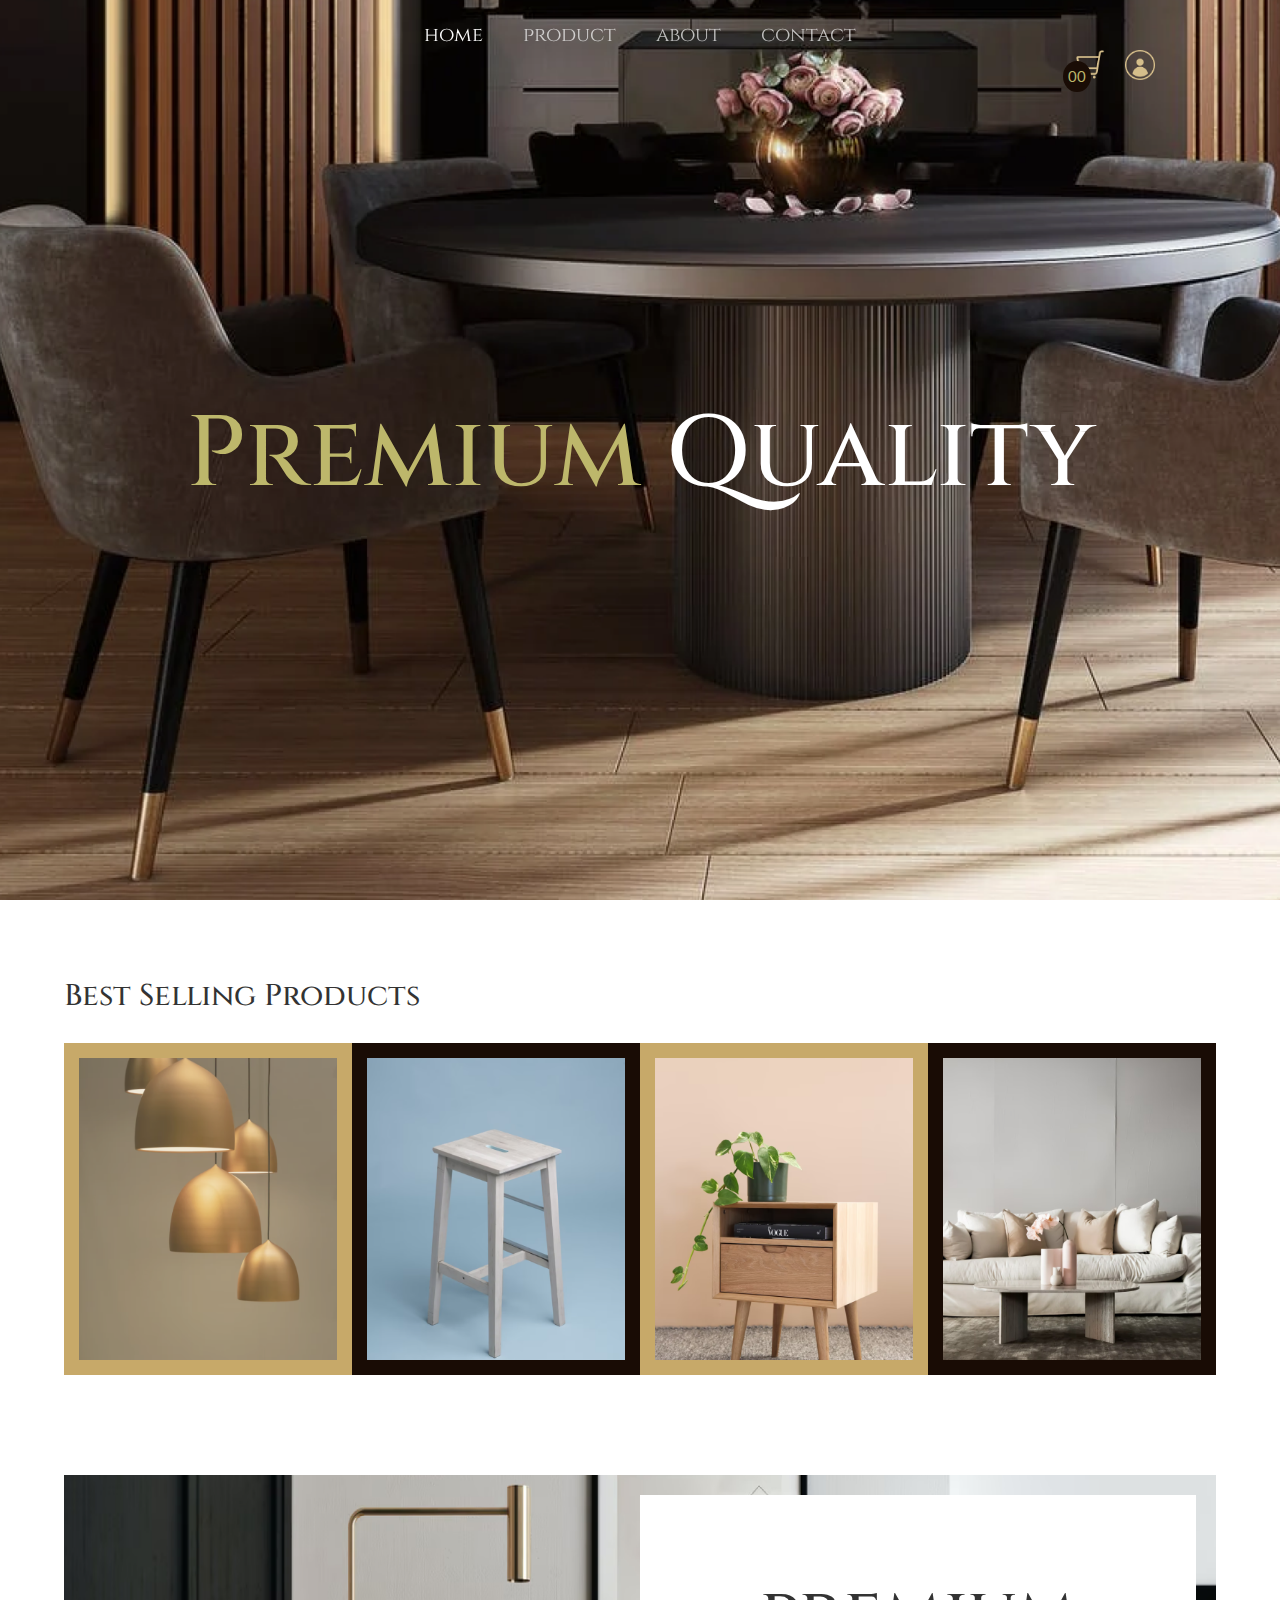
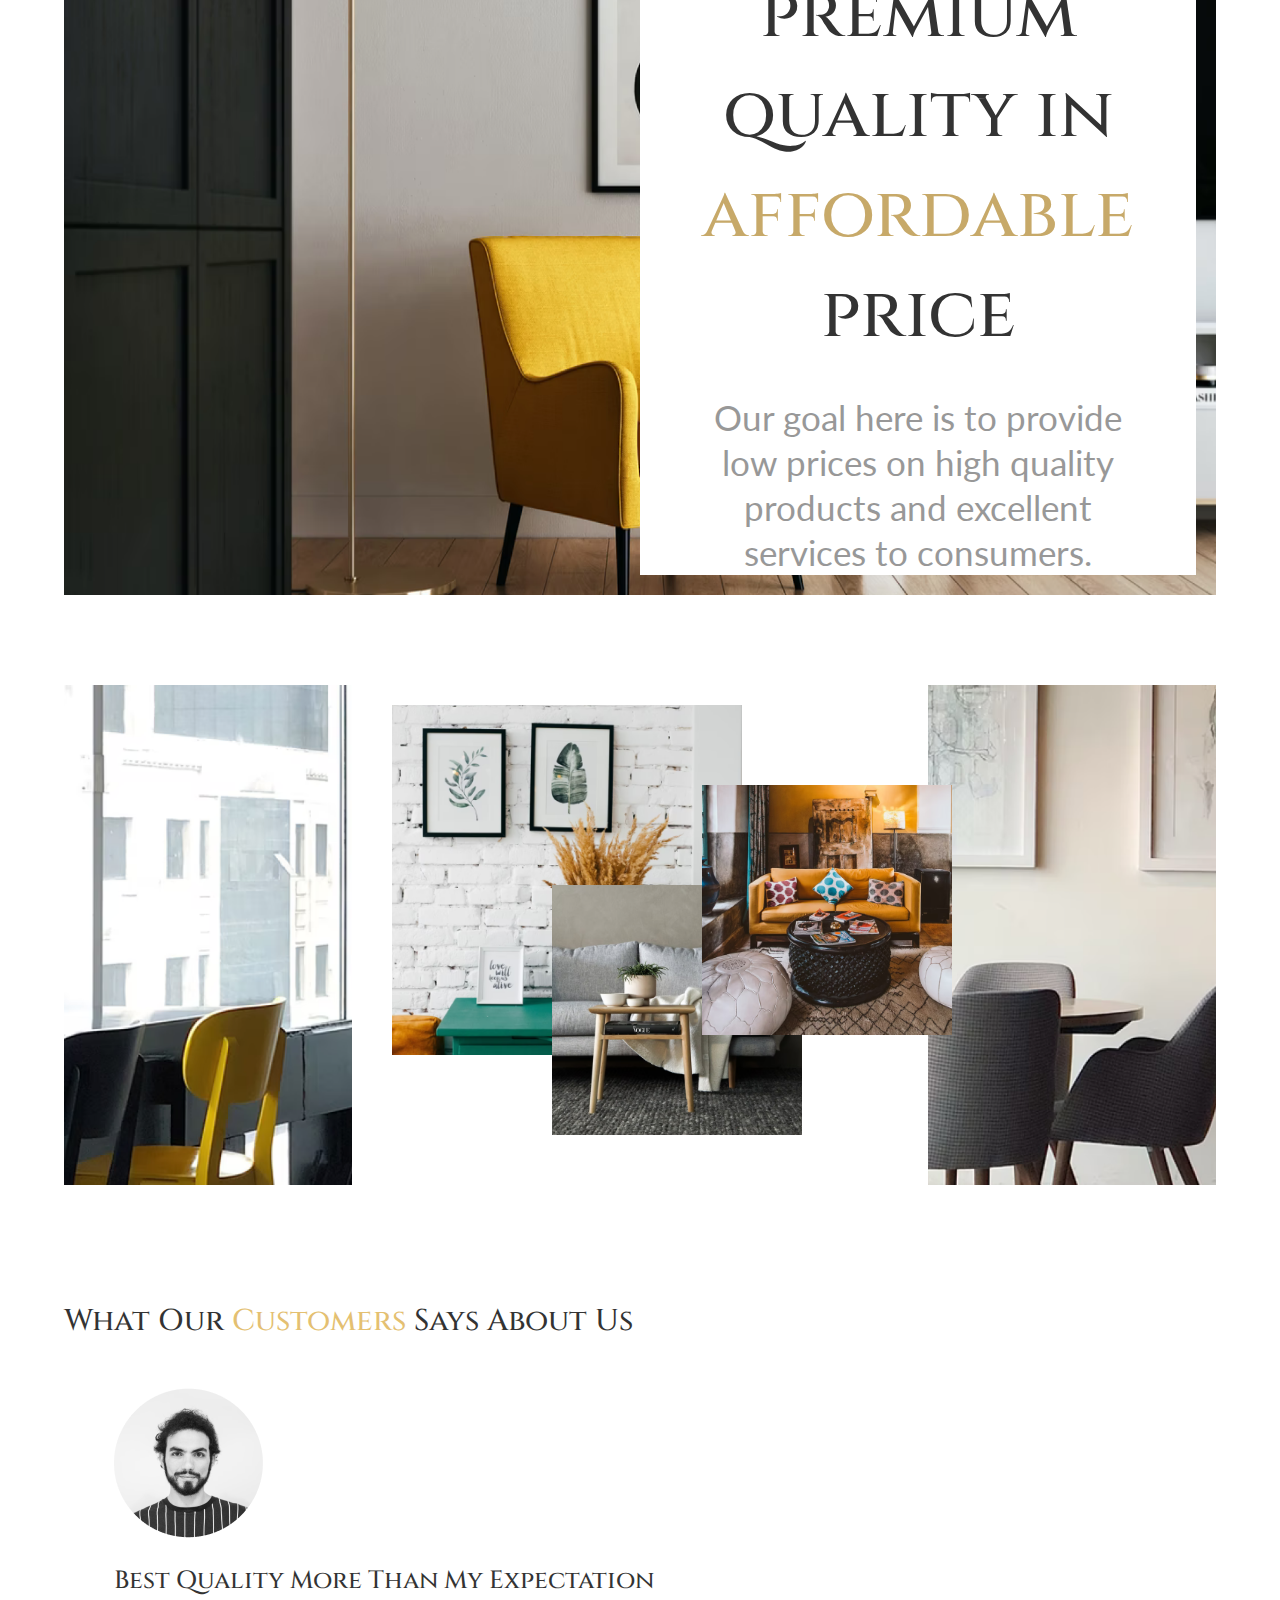
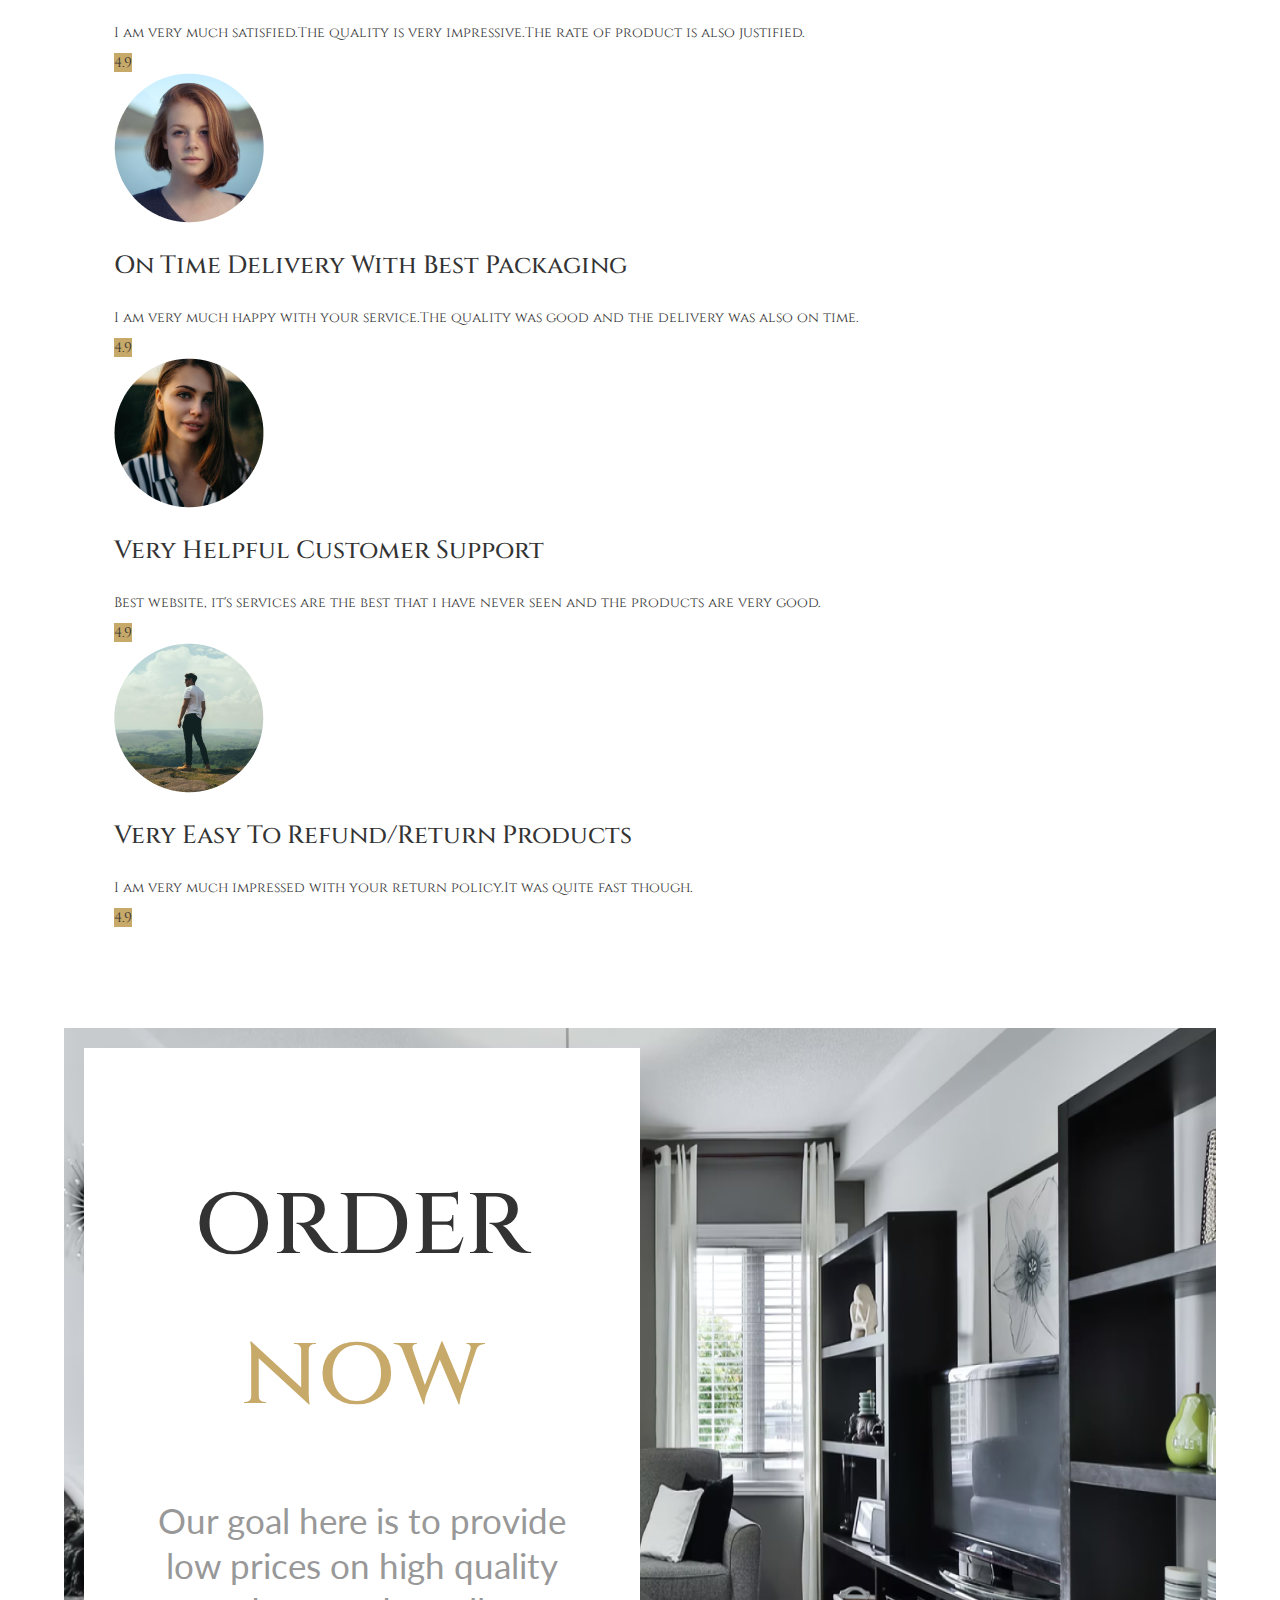
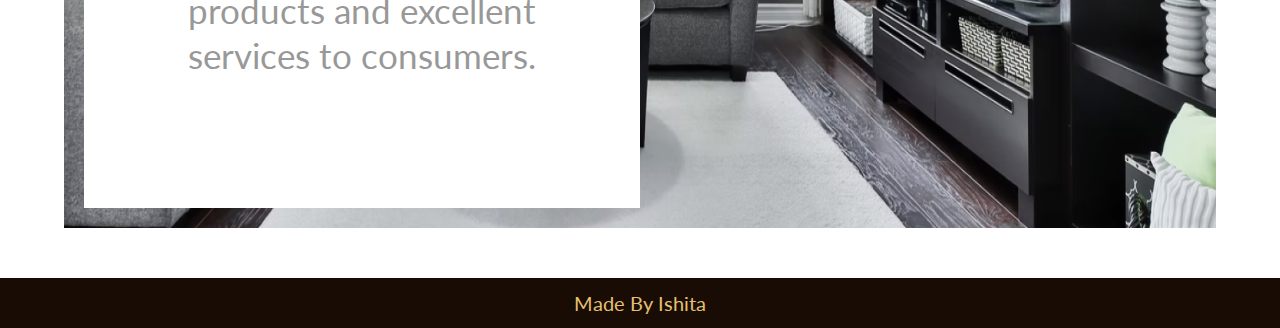
<file: index.html>
<!DOCTYPE html>
<html lang="en">
<head>
    <meta charset="UTF-8">
    <meta http-equiv="X-UA-Compatible" content="IE=edge">
    <meta name="viewport" content="width=device-width, initial-scale=1.0">
    <title>Online Store - Home Page</title>

    <link rel="preconnect" href="https://fonts.googleapis.com">
    <link rel="preconnect" href="https://fonts.gstatic.com" crossorigin>
    <link href="https://fonts.googleapis.com/css2?family=Cinzel&family=Lato&display=swap" rel="stylesheet">

    <link rel="stylesheet" href="https://cdn.jsdelivr.net/npm/bootstrap@3.3.7/dist/css/bootstrap.min.css" integrity="sha384-BVYiiSIFeK1dGmJRAkycuHAHRg32OmUcww7on3RYdg4Va+PmSTsz/K68vbdEjh4u" crossorigin="anonymous">

    <script src="https://code.jquery.com/jquery-3.6.0.min.js"></script>
    <link rel="stylesheet" href="style.css">
</head>
<body>
    

    <!--navbar-->
    <nav class="navbar">
        <ul class="links-container">
            <li class="link-item"><a href="#" class="link active">home</a></li>
            <li class="link-item"><a href="product.html" class="link">product</a></li> 
            <li class="link-item"><a href="4O4.html" class="link">about</a></li>
            <li class="link-item"><a href="4O4.html" class="link">contact</a></li>
        </ul>
        <div class="user-interactions">
            <div class="cart">
                <img src="cart.png" class="cart-icon" alt="">
                <span class="cart-item-count">00</span>
            </div>
            <div class="user">
                <a href="signup.html">
                    <img src="user.png" class="user-icon" alt="">
                </a>
            </div>
        </div>
    </nav>

    
    

    

    <!--header-->
    <header class="header-section">
        <h1 class="header-heading"><span>premium</span> quality</h1>
    </header>

    <!--best selling products-->
    <section class="best-selling-product-section">
        <h1 class="section-title">best selling products</h1>
        <div class="product-container">
            <div class="product-card">
                <img src="product-1.png" class="product-img" alt="">
                <p class="product-name">lights ➡️</p>
            </div>
            <div class="product-card">
                <img src="product-2.png" class="product-img" alt="">
                <p class="product-name">table ➡️</p>
            </div>
            <div class="product-card">
                <img src="product-3.png" class="product-img" alt="">
                <p class="product-name">storage ➡️</p>
            </div>
            <div class="product-card">
                <a href="search.html">
                <img src="product-4.png" class="product-img" alt="">
                <p class="product-name">sofa ➡️</p>

                </a>
            </div>
        </div>
    </section>

    <!--mid section-->
    <section class="mid-section">
        <div class="section-item-container">
            <img src="bg-2.png" class="section-bg"alt="">
            <div class="section-info">
                <h1 class="title">premium quality in<span> affordable</span> price</h1>
                <p class="info">Our goal here is to provide low prices on high quality products and excellent services to consumers.</p>
            </div>
        </div>

    </section>

    <!--image collage section-->
    <section  class="image-mid-section">
        <div class="image-collage">
            <div class="image-collection">
                <img src="poster-1.png" class="collage-img" alt="">
                <img src="poster-2.png" class="collage-img" alt="">
                <img src="poster-3.png" class="collage-img" alt="">
            </div>
        </div>
    </section>

    <!--review section-->
    <section class="review-section">
        <h1 class="section-title">what our <span> customers</span> says about us</h1>
        <div class="review-container">
            <div class="review-card">
                <div class="user-dp" data-rating="4.9"><img src="user 1.png" alt=""</div>
                <h2 class="review-title">best quality more than my expectation</h2>
                <p class="review">I am very much satisfied.The quality is very impressive.The rate of product is also justified.</p>
            </div>
            <div class="review-card">
                <div class="user-dp" data-rating="4.9"><img src="user 2.png" alt=""</div>
                <h2 class="review-title">on time delivery with best packaging</h2>
                <p class="review">I am very much happy with your service.The quality was good and the delivery was also on time.</p>
            </div>
            <div class="review-card">
                <div class="user-dp" data-rating="4.9"><img src="user 3.png" alt=""</div>
                <h2 class="review-title">very helpful customer support</h2>
                <p class="review">Best website, it's services are the best that i have never seen and the products are very good.</p>
            </div>
            <div class="review-card">
                <div class="user-dp" data-rating="4.9"><img src="user 4.png" alt=""</div>
                <h2 class="review-title">very easy to refund/return products</h2>
                <p class="review">I am very much impressed with your return policy.It was quite fast though.</p>
            </div>
        </div>
    </section>

    <!--end section-->
    <section class="end-section">
        <div class="section-item-container">
            <img src="bg-3.png" class="section-bg"alt="">
            <div class="section-info">
                <h1 class="title">order<span> now</span></h1>
                <p class="info">Our goal here is to provide low prices on high quality products and excellent services to consumers.</p>
            </div>
        </div>  
    </section>

    <footer>Made By Ishita</footer>

    <script src="jhome.js"?></script>
</body>
</html>
</file>
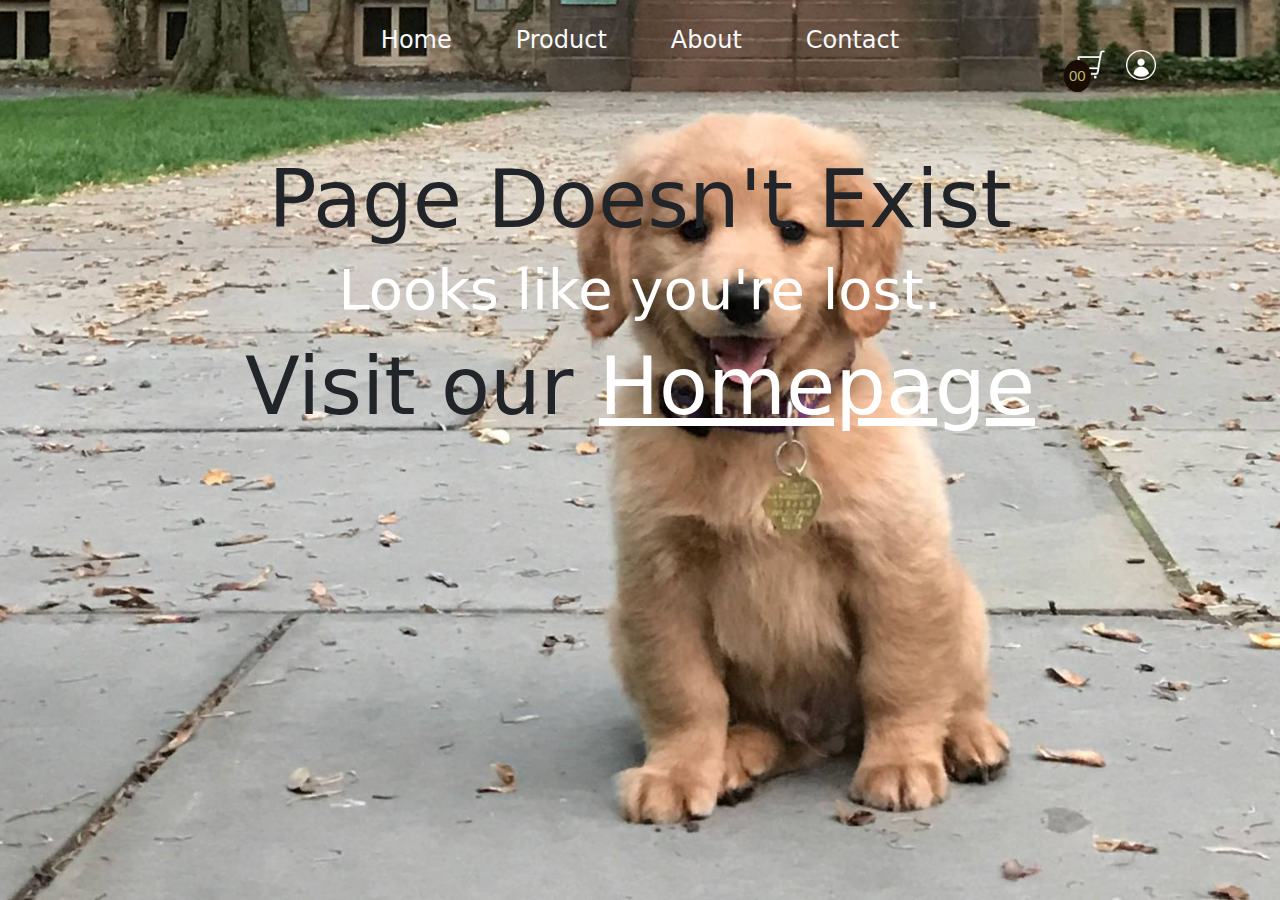
<file: 4O4.html>
<!DOCTYPE html>
<html lang="en">

<head>
  <meta charset="UTF-8">
  <meta http-equiv="X-UA-Compatible" content="IE=edge">
  <meta name="viewport" content="width=device-width, initial-scale=1.0">
  <title>Online Store - Page not found</title>

  <link rel="stylesheet" href="style.css">
  <link rel="stylesheet" href="https://cdn.jsdelivr.net/npm/bootstrap@5.3.0/dist/css/bootstrap.min.css">
  <script src="https://code.jquery.com/jquery-3.6.0.min.js"></script>
<script src="https://cdn.jsdelivr.net/npm/bootstrap@5.3.0/dist/js/bootstrap.min.js"></script>

</head>

<body class="bg-dark"
  style="background-image: url('404-bg.png'); background-size: cover; background-repeat: no-repeat; background-attachment: fixed;">
  <!--navbar-->
  <nav class="navbar navbar-expand-lg">
    <div class="container-fluid">
      <button class="navbar-toggler" type="button" data-bs-toggle="collapse" data-bs-target="#navbarNav"
        aria-controls="navbarNav" aria-expanded="false" aria-label="Toggle navigation">
        <span class="navbar-toggler-icon"></span>
      </button>
      <div class="collapse navbar-collapse justify-content-center" id="navbarNav">
        <ul class="navbar-nav">
          <li class="nav-item">
            <a class="nav-link mx-4 text-light fs-4 none" aria-current="page" href="index.html">Home</a>
          </li>
          <li class="nav-item">
            <a class="nav-link mx-4 text-light fs-4 none" aria-current="page" href="product.html">Product</a>
          </li>
          <li class="nav-item">
            <a class="nav-link mx-4 text-light fs-4 none" href="#">About</a>
          </li>
          <li class="nav-item">
            <a class="nav-link mx-4 text-light fs-4 none" href="4O4.html">Contact</a>
          </li>
          <div class="user-interactions">
            <div class="cart">
              <img src="cart-white.png" class="cart-icon" alt="">
              <span class="cart-item-count">00</span>
            </div>
            <div class="user">
              <a href="signup.html">
                <img src="user-white.png" class="user-icon" alt="">
              </a>
            </div>
          </div>
        </ul>
      </div>
    </div>
  </nav>
  <br><br><br>
  <!--end of navbar-->

  <header>
    <div class="container">
      <div class="text-center">
        <h2 class="error display-1">Page Doesn't Exist</h2>
        <p class="sub-line display-4 text-white">Looks like you're lost. </p>
        <p class="sub-line display-1">Visit our <a href="index.html" class="text-white">Homepage</a></p>
      </div>
    </div>
  </header>



</body>

</html>
</file>
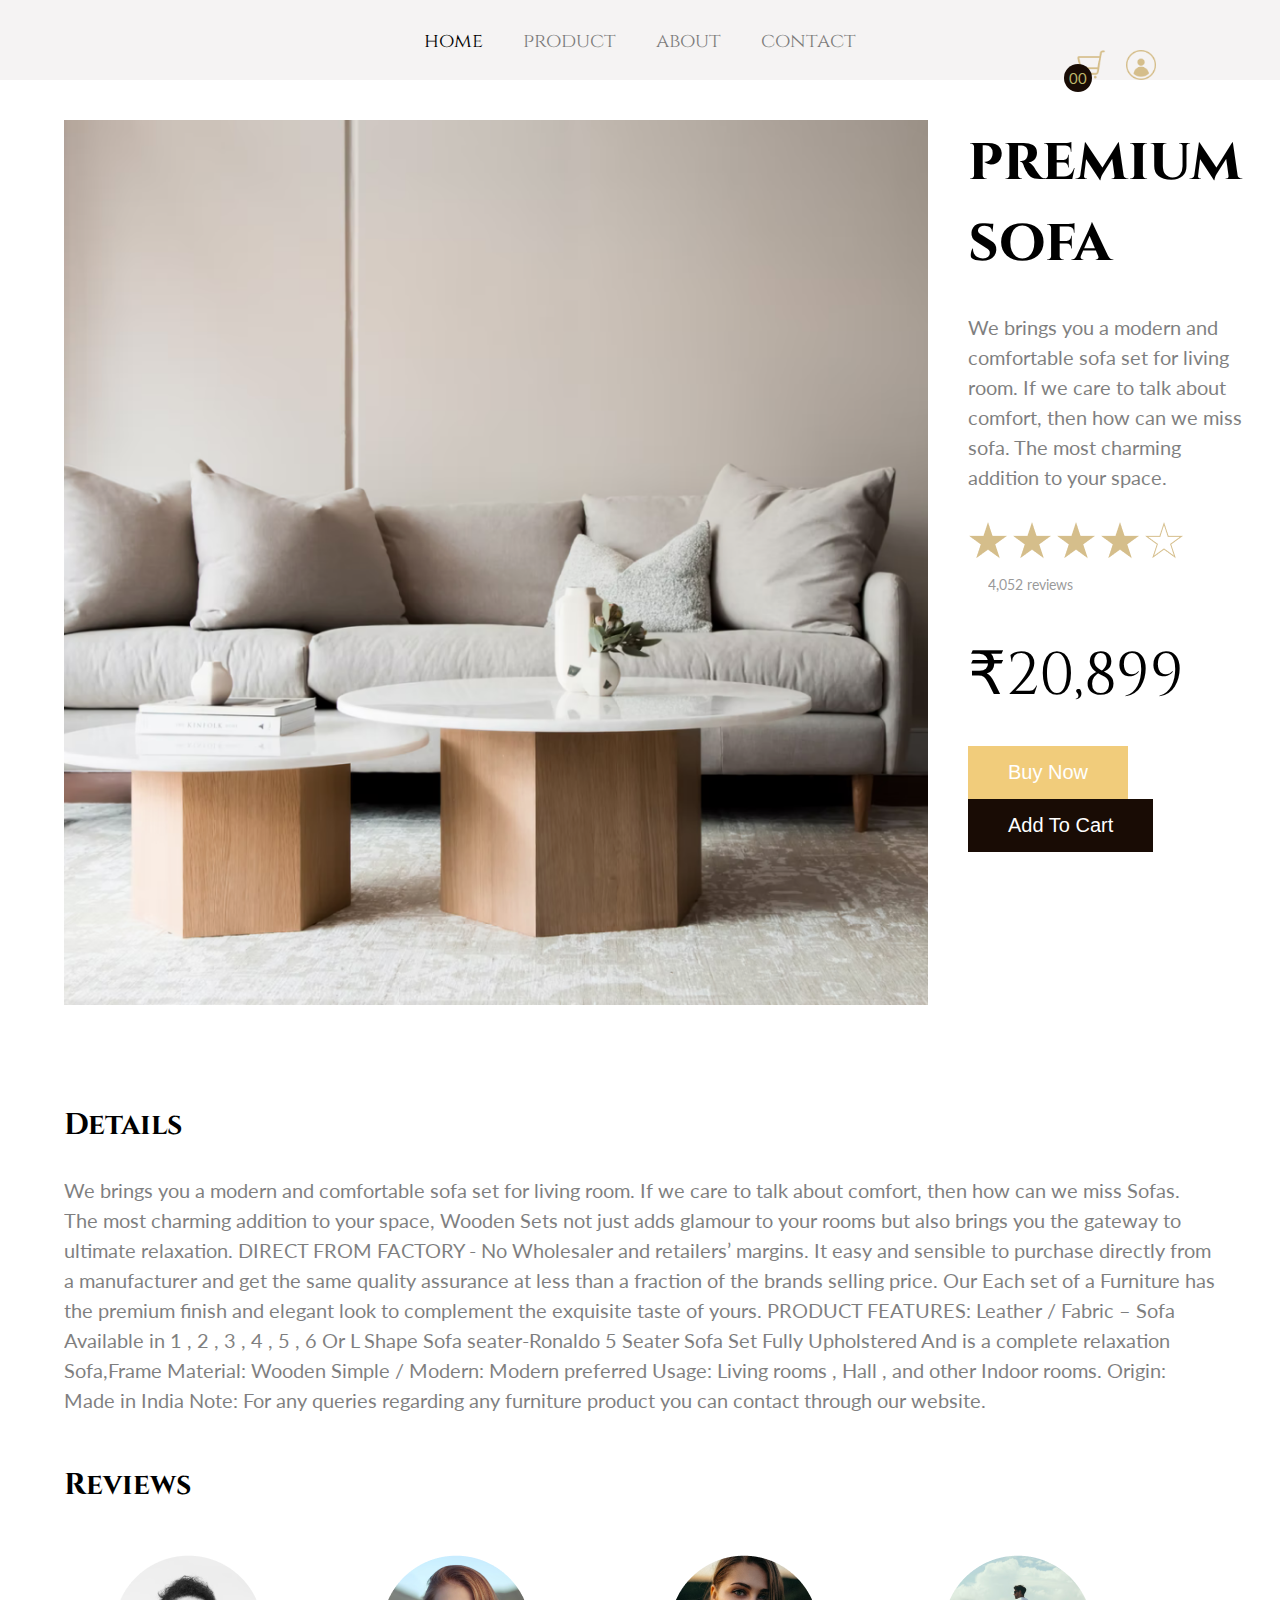
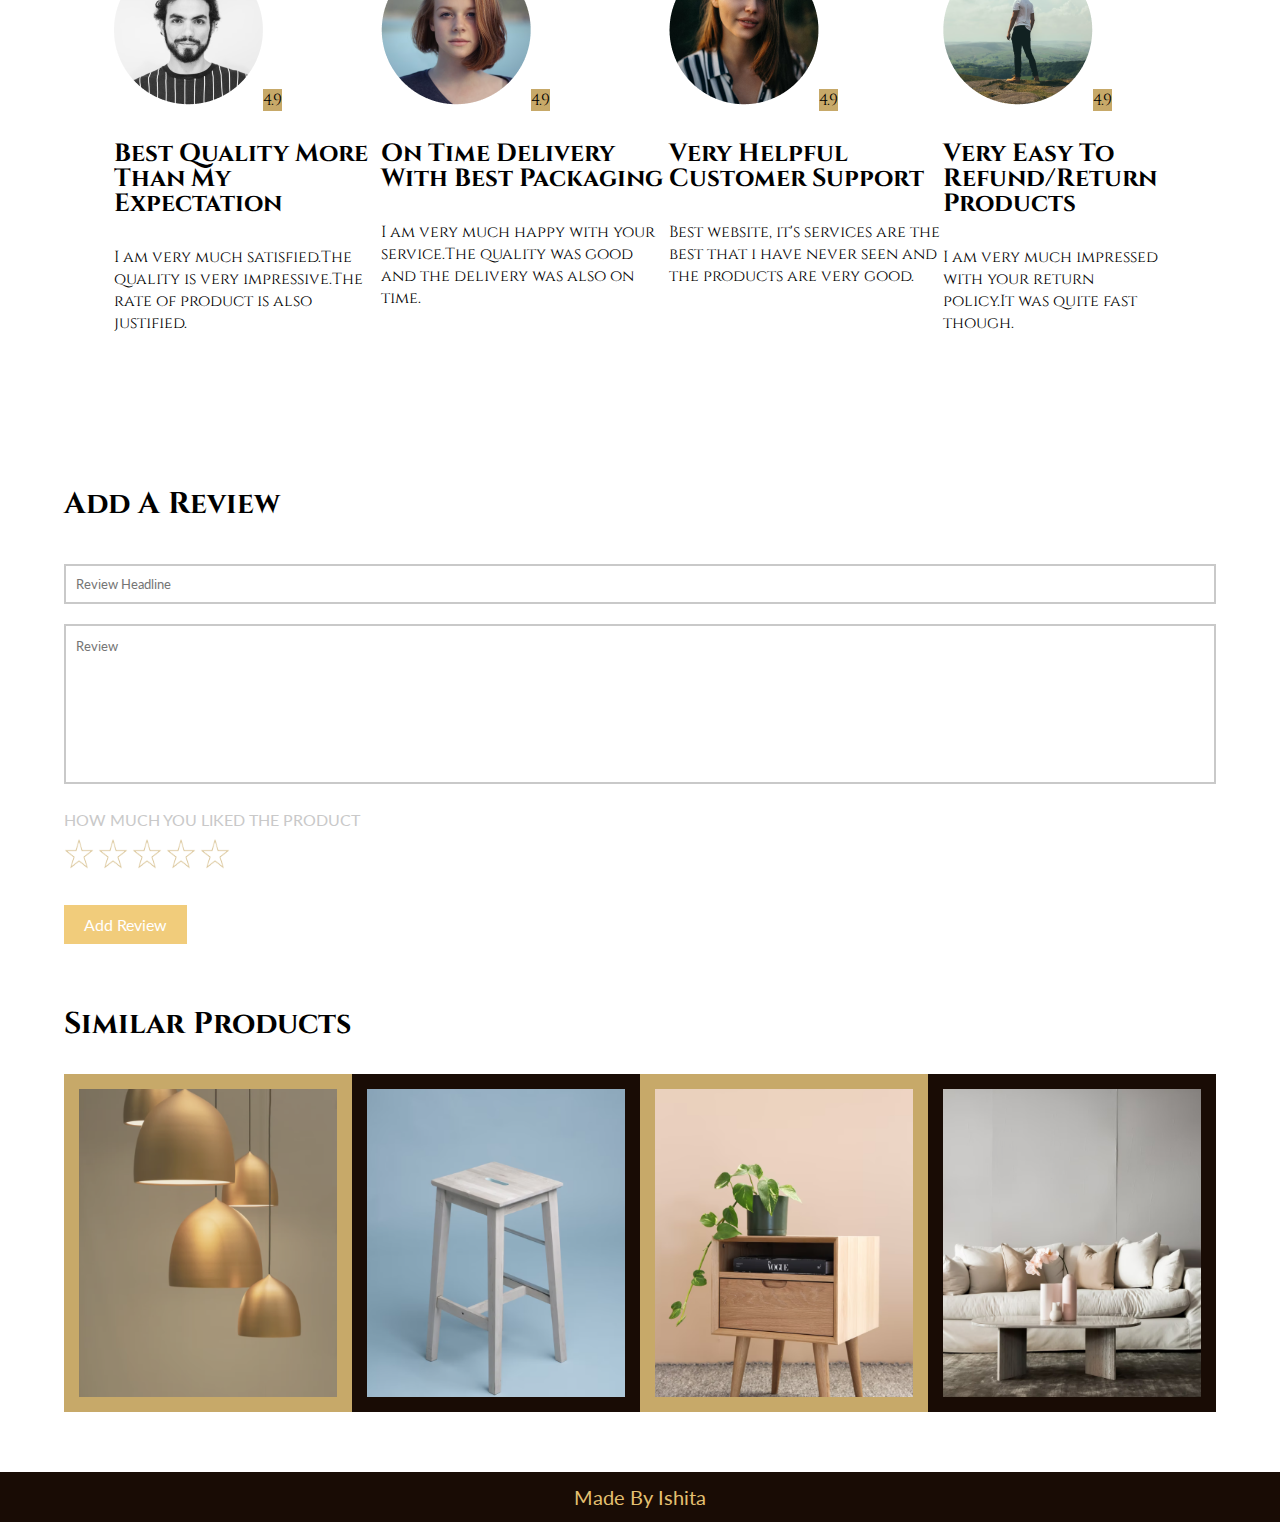
<file: product.html>
<!DOCTYPE html>
<html lang="en">
<head>
    <meta charset="UTF-8">
    <meta http-equiv="X-UA-Compatible" content="IE=edge">
    <meta name="viewport" content="width=device-width, initial-scale=1.0">
    <title>Online Tore- product page</title>

    <link rel="preconnect" href="https://fonts.googleapis.com">
    <link rel="preconnect" href="https://fonts.gstatic.com" crossorigin>
    <link href="https://fonts.googleapis.com/css2?family=Cinzel&family=Lato&display=swap" rel="stylesheet">

    <link rel="stylesheet" href="style.css">
    <link rel="stylesheet" href="product.css">
    <script src="https://code.jquery.com/jquery-3.6.0.min.js"></script>
    <link rel="stylesheet" href="style.css">
</head>
<body>
    
    <!--navbar-->
    <nav class="navbar bg">
        <ul class="links-container">
            <li class="link-item"><a href="index.html" class="link active">home</a></li>
            <li class="link-item"><a href="#" class="link">product</a></li> 
            <li class="link-item"><a href="4O4.html" class="link">about</a></li>
            <li class="link-item"><a href="4O4.html" class="link">contact</a></li>
        </ul>
        <div class="user-interactions">
            <div class="cart">
                <img src="cart.png" class="cart-icon" alt="">
                <span class="cart-item-count">00</span>
            </div>
            <div class="user">
                <a href="signup.html">
                <img src="user.png" class="user-icon"alt="">
                </a>
            </div>
        </div>
        
    </nav>

    <!--product detail-->
    <section class="product-section">
        <img src="product-image.png" class="product-image" alt="">
        <div class="product-detail">
            <h1 class="product-title">premium sofa</h1>
            <p class="product-des">We brings you a modern and comfortable sofa set for living room. If we care to talk about comfort, then how can we miss sofa. The most charming addition to your space.</p>
            <div class="rating">
                <img src="fill star.png" class="star" alt="">
                <img src="fill star.png" class="star" alt="">
                <img src="fill star.png" class="star" alt="">
                <img src="fill star.png" class="star" alt="">
                <img src="no fill star.png" class="star" alt="">
                <span class="rating-count">4,052 reviews</span>
            </div>
            <p class="price">₹20,899</p>
            <div class="btn-container">
                <button class="product-btn buy-btn">buy now</button>
                <button class="product-btn cart-btn">add to cart</button>
            </div>
        </div>
    </section>

    <section class="detail-des">
        <h1 class="section-title">details</h1>
        <p class="des">We brings you a modern and comfortable sofa set for living room. If we care to talk about comfort, then how can we miss Sofas. The most charming addition to your space, Wooden Sets not just adds glamour to your rooms but also brings you the gateway to ultimate relaxation. DIRECT FROM FACTORY - No Wholesaler and retailers’ margins. It easy and sensible to purchase directly from a manufacturer and get the same quality assurance at less than a fraction of the brands selling price. Our Each set of a Furniture has the premium finish and elegant look to complement the exquisite taste of yours. PRODUCT FEATURES: Leather / Fabric – Sofa Available in 1 , 2 , 3 , 4 , 5 , 6 Or L Shape Sofa seater-Ronaldo 5 Seater Sofa Set Fully Upholstered And is a complete relaxation Sofa,Frame Material: Wooden Simple / Modern: Modern preferred Usage: Living rooms , Hall , and other Indoor rooms. Origin: Made in India Note: For any queries regarding any furniture product you can contact through our website.</p>
    </section>


<!--review section-->
<section class="review-section">
    <h1 class="section-title">Reviews</h1>
    <div class="review-container">
        <div class="review-card">
            <div class="user-dp" data-rating="4.9"><img src="user 1.png" alt=""></div>
            <h2 class="review-title">best quality more than my expectation</h2>
            <p class="review">I am very much satisfied.The quality is very impressive.The rate of product is also justified.</p>
        </div>
        <div class="review-card">
            <div class="user-dp" data-rating="4.9"><img src="user 2.png" alt=""></div>
            <h2 class="review-title">on time delivery with best packaging</h2>
            <p class="review">I am very much happy with your service.The quality was good and the delivery was also on time.</p>
        </div>
        <div class="review-card">
            <div class="user-dp" data-rating="4.9"><img src="user 3.png" alt=""></div>
            <h2 class="review-title">very helpful customer support</h2>
            <p class="review">Best website, it's services are the best that i have never seen and the products are very good.</p>
        </div>
        <div class="review-card">
            <div class="user-dp" data-rating="4.9"><img src="user 4.png" alt=""></div>
            <h2 class="review-title">very easy to refund/return products</h2>
            <p class="review">I am very much impressed with your return policy.It was quite fast though.</p>
        </div>
    </div>
</section>

    <!--add review form-->
    <section class="add-review-section">
        <h1 class="section-title">add a review</h1>
        <input type="text" class="review-headline" placeholder="review headline">
        <textarea placeholder="review" class="review-field"></textarea>
        <p class="rating-text">how much you liked the product</p>
        <div class="star-container">
            <img src="no fill star.png" class="rating-star" alt="">
            <img src="no fill star.png" class="rating-star" alt="">
            <img src="no fill star.png" class="rating-star" alt="">
            <img src="no fill star.png" class="rating-star" alt="">
            <img src="no fill star.png" class="rating-star" alt="">
        </div>
        <button class="add-review-btn">add review</button>
    </section>

     <!--similar products-->
     <section class="best-selling-product-section">
        <h1 class="section-title">similar products</h1>
        <div class="product-container">
            <div class="product-card">
                <img src="product-1.png" class="product-img" alt="">
                <p class="product-name">lights ➡️</p>
            </div>
            <div class="product-card">
                <img src="product-2.png" class="product-img" alt="">
                <p class="product-name">table ➡️</p>
            </div>
            <div class="product-card">
                <img src="product-3.png" class="product-img" alt="">
                <p class="product-name">storage ➡️</p>
            </div>
            <div class="product-card">
                <a href="search.html">
                <img src="product-4.png" class="product-img" alt="">
                <p class="product-name">sofa ➡️</p>
                </a>
            </div>
        </div>
    </section>

    <footer>Made By Ishita</footer>

    <script src="product.js"></script>
</body>
</html>
</file>
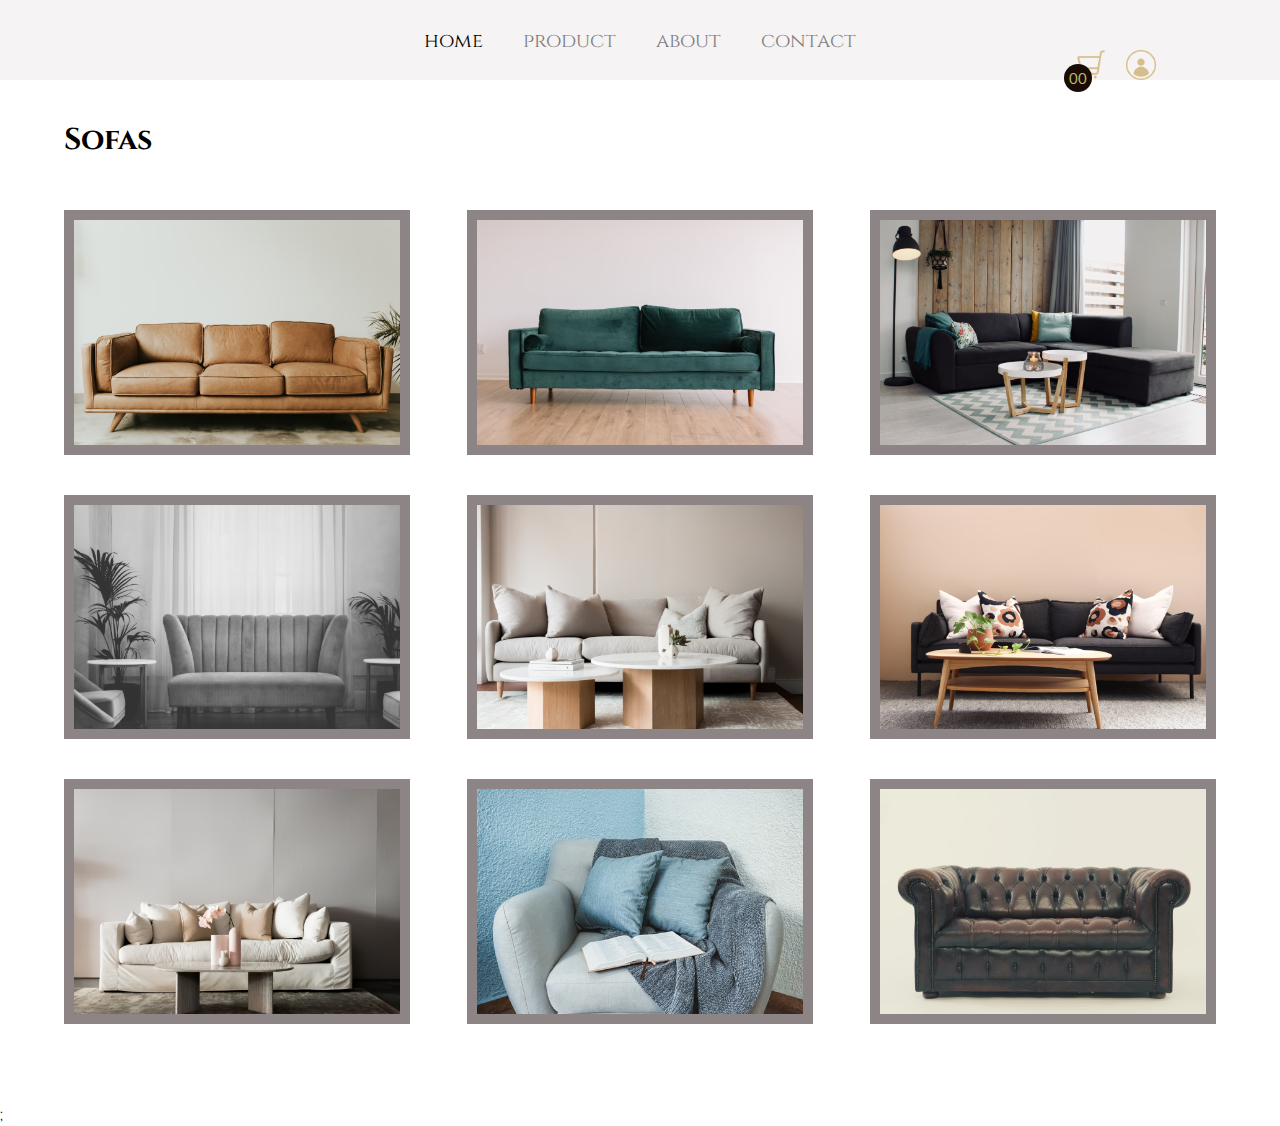
<file: search.html>
<!DOCTYPE html>
<html lang="en">
<head>
    <meta charset="UTF-8">
    <meta http-equiv="X-UA-Compatible" content="IE=edge">
    <meta name="viewport" content="width=device-width, initial-scale=1.0">
    <title>Online Store - Search results</title>

    <link rel="preconnect" href="https://fonts.googleapis.com">
    <link rel="preconnect" href="https://fonts.gstatic.com" crossorigin>
    <link href="https://fonts.googleapis.com/css2?family=Cinzel&family=Lato&display=swap" rel="stylesheet">

    <link rel="stylesheet" href="style.css">
    <link rel="stylesheet" href="search.css">
</head>
<body>
    
     <!--navbar-->
     <nav class="navbar bg">
        <ul class="links-container">
            <li class="link-item"><a href="index.html" class="link active">home</a></li>
            <li class="link-item"><a href="product.html" class="link">product</a></li> 
            <li class="link-item"><a href="#" class="link">about</a></li>
            <li class="link-item"><a href="4O4.html" class="link">contact</a></li>
        </ul>
        <div class="user-interactions">
            <div class="cart">
                <img src="cart.png" class="cart-icon" alt="">
                <span class="cart-item-count">00</span>
            </div>
            <div class="user">
                <a href="signup.html">
                <img src="user.png" class="user-icon"alt="">
                </a>
            </div>
        </div>
        
    </nav>

    <!--best selling products-->
    <section class="search-listing">
        <h1 class="section-title">sofas</h1>
        <div class="product-container">
            <div class="product-card">
                <img src="sofa-1.png" class="product-img" alt="">
                <p class="product-price">₹13,699</p>
            </div>
            <div class="product-card">
                <img src="sofa-2.png" class="product-img" alt="">
                <p class="product-price">₹15,399</p>
            </div>
            <div class="product-card">
                <img src="sofa-3.png" class="product-img" alt="">
                <p class="product-price">₹24,899</p>
            </div>
            <div class="product-card">
                <img src="sofa-4.png" class="product-img" alt="">
                <p class="product-name">₹9,899</p>
            </div>
            <div class="product-card">
                <a href="product.html">
                <img src="sofa-5.png" class="product-img" alt="">
                <p class="product-price">₹20,899</p>
                </a>
            </div>
            <div class="product-card">
                <img src="sofa-6.png" class="product-img" alt="">
                <p class="product-price">₹15,259</p>
            </div>
            <div class="product-card">
                <img src="sofa-7.png" class="product-img" alt="">
                <p class="product-price">₹17,699</p>
            </div>
            <div class="product-card">
                <img src="sofa-8.png" class="product-img" alt="">
                <p class="product-price">₹6,499</p>
            </div>
            <div class="product-card">
                <img src="sofa-9.png" class="product-img" alt="">
                <p class="product-name">₹11,599</p>
            </div>
        </div>
    </section>;

</body>
</html>
</file>
<file: style.css>
*{
    margin: 0;
    padding: 0;
    box-sizing: border-box;
}

body{
    font-family: 'cinzel', serif;
}

.navbar{
    width: 100%;
    height: 80px;
    position: fixed;
    top: 0;
    left: 0;
    display: flex;
    justify-content: center;
    z-index: 9;
    transition: .5s;

}
.navbar.bg{
    background: #f5f3f3;
}

.links-container{
    display: flex;
    align-items: center;
    list-style: none;
}

.link-item{
    margin: 10px;

}

.link{
    font-size: 20px;
    color: #fff;
    text-decoration: none;
    padding: 10px;
    opacity: 0.7;
    transition: .5s;
}

.navbar.bg .link{
    color: black;
    opacity: 0.5;
}
.link.active, .link:hover, .navbar.bg .link:hover, .navbar.bg .link.active{
    opacity: 1;
}

.user-interactions{
    display: flex;
    position: absolute;
    right: 5vw;
    top: 50%;
    transform: translate(-50%);
}
.header-section{
    width: 100%;
    height: 100vh;
    background-image: url(header.png);
    background-size: cover;
    display: flex;
    justify-content: center;
    align-items: center;
}

.cart, .user{
    width: 30px;
    height: 30px;
    position: relative;
    margin: 10px;
    cursor: pointer;
}

.cart-icon{
    width: 100%;
    height: 100%;
    object-fit: cover;
}
.user-icon{
    width: 100%;
    height: 100%;
    object-fit: cover;
}
.cart-item-count{
    font-family: 'lato', sans-serif;
    color:darkkhaki;
    padding: 5px;
    font-size: 15px;
    border-radius: 50%;
    background: #190c05;
    position: absolute;
    bottom: -12px;
    left: -12px;
}

.header-heading{
    font-size: 100px;
    text-transform: capitalize;
    color: #fff;
}

.header-heading span{
    color:darkkhaki;
}    

/* best selling product */

.best-selling-product-section{
    position: relative;
    padding: 60px 5vw;
}

.section-title{
    text-transform: capitalize;
    font-size: 30px;
    margin-bottom: 30px;
}

.product-container{
    display: flex;
    justify-content: space-between;
}

.product-card{
    border: 15px solid #c7a969;
    width: 300px;
    overflow: hidden;
    position: relative;
    background: #e4c071;
}

.product-card:nth-child(even){
    border-color: #190c05;
    background: #190c05;
}

.product-img{
    width: 100%;
    height: 100%;
    object-fit: cover;
    transition: .5s;
}

.product-name{
    position: absolute;
    color: #fff;
    text-transform: capitalize;
    font-family: 'lato', sans-serif;
    font-size: 25px;
    bottom: 20px;
    left: 50%;
    transform: translate(-50%);
    opacity: 0;
    transition: .5s;
}

.product-card:hover .product-name{
    opacity: 1;

}

.product-card:hover .product-img{
    opacity: 0.5;
}

/* mid section */

.mid-section{
    width: 100%;
    height: 800px;
    padding: 40px 5vw;
}

.section-item-container{
    width: 100%;
    height: 100%;
    padding: 20px;
    position: relative;
}

.section-bg{
    width: 100%;
    height: 100%;
    position: absolute;
    z-index: -1;
    z-index: -1;
    top: 0;
    left: 0;

}

.section-info{
    width: 50%;
    height: 100%;
    background: #fff;
    display: block;
    margin-left: auto;
    padding: 50px;
    text-align: center;
}

.title{
    font-size: 70px;
    line-height: 100px;

}

.title span{
    color: #c7a969;
}

.info{
    font-family: 'lato', sans-serif;
    font-size: 35px;
    line-height: 45px;
    margin-top: 30px;
    opacity: 0.5;
}    

/* image collage */

.image-mid-section{
    width: 100%;
    height: 600px;
    padding: 50px 5vw;

}

.image-collage{
    width: 100%;
    height: 100%;
    background: url(bg-1.png);
    background-size: cover;
}

.image-collection{
    position: relative;
    display: block;
    width: 50%;
    height: 100%;
    background: #fff;
    margin: auto;
}

.collage-img{
    transition: .5s;
    position: absolute;
    object-fit: cover;
}

.collage-img:nth-child(1){
    width: 350px;
    height: 350px;
    top: 20px;
    left: 40px;
}

.collage-img:nth-child(2){
    width: 250px;
    height: 250px;
    left: 200px;
    top: 200px;
}

.collage-img:nth-child(3){
    width: 250px;
    height: 250px;
    top: 100px;
    left: 350px;
}

.collage-img:hover{
    transform: translate(-10px);
}

/* review section */

.review-section{
    padding: 50px 5vw;

}

.section-title span{
    color: #e4c071;
}

.review-container{
    display: flex;
    margin: 50px;
    margin-bottom: 0;
    justify-content: space-between;
}    

.user.dp{
    width: 100px;
    height: 100px;
    border-radius: 50%;
    position: relative;
}

.user.dp img{
    width: 100%;
    height: 100%;
    object-fit: cover;
}

.user-dp::before{
    content: '';
    position: absolute;
    top: 10px;
    left: 10px;
    right: 10px;
    bottom: 10px;
    
}    
.user-dp::after{
    content: attr(data-rating);
    position: relative;
    background: #c7a969;
}

.review-title{
    font-size: 25px;
    line-height: 25px;
    margin: 30px 0;
    text-transform: capitalize;
}

.review{
    opacity: 100;
}

.end-section{
    padding: 50px 5vw;

}

.end-section .section-item-container{
    height: 800px;
}

.end-section .section-info{
    margin: 0;
}

.end-section .title{
    font-size: 100px;
    line-height: 150px;
    margin: 50px;
}

footer{
    font-family: 'lato', sans-serif;
    color: #e4c071;
    background: #190c05;
    width: 100%;
    height: 50px;
    line-height: 50px;
    text-align: center;
    text-transform: capitalize;
    font-size: 20px;
}
</file>
<file: product.css>
.product-section{
    width: 100%;
    margin-top: 120px;
    padding: 0px 5vw;
    display: flex;
    gap: 40px;

}

.product-image{
    width: 75%;
    height: auto;
    object-fit: cover;
}
.product-title{
    font-size: 60px;
}

.product-des{
    margin: 30px 0;
    font-family: 'lato', sans-serif;
    opacity: 0.5;
    font-size: 20px;
    line-height: 30px;
}

.ratings{
    display: flex;
}

.ratings .star{
    width: 30px;
    height: 30px;
}

.rating-count{
    font-family: 'lato', sans-serif;
    opacity: 0.4;
    font-size: 14px;
    line-height: 40px;
    margin-left: 20px;
}

.price{
    font-size: 60px;
    margin: 30px 0;
}

.product-btn{
    padding: 15px 40px;
    border: none;
    color: #fff;
    outline: none;
    margin-right: 10px;
    font-size: 20px;
    cursor: pointer;
    text-transform: capitalize;
}

.buy-btn{
    background-color: #f1cc7b;

}

.cart-btn{
    background-color: #190c05;
}

.detail-des{
    width: 100%;
    padding: 100px 5vw 0;
}

.des{
    font-family: 'lato', sans-serif;
    line-height: 30px;
    font-size: 20px;
    opacity: 0.5;
}

.add-review-section{
    width: 100%;
    padding:100px 5vw 0 ;
}

.review-section{
    width: 100%;
    padding:100px 5vw 0 ;
}

.review-headline{
    width: 100%;
    height: 40px;
    border: 2px solid #c9c9c9;
    margin: 10px 0;
    padding: 10px;
    line-height: 40px;
    font-family: 'lato', sans-serif;
    color: black;
    outline: none;
    text-transform: capitalize;

}

.review-field{
    width: 100%;
    height: 160px;
    border: 2px solid #c9c9c9;
    margin: 10px 0;
    padding: 10px;
    line-height: 40px;
    font-family: 'lato', sans-serif;
    color: black;
    outline: none;
    text-transform: capitalize;
    resize: none;
    padding: 0 10px;

}

.placeholder{
    color: #c9c9c9;
}

.review-headline:focus{
    border-color: #f1cc7b;
}    

.review-field:focus{
    border-color: #f1cc7b;
}    

.review-headline:focus::placeholder{
    border-color: #f1cc7b;
}    

.review-field:focus::placeholder{
    border-color: #f1cc7b;
}    
.rating-text{
    font-family: 'lato', sans-serif;
    color: #c9c9c9;
    text-transform: uppercase;
    margin: 10px 0;
}
.rating-star{
    width: 30px;
    height: 30px;
    cursor: pointer;
}
.add-review-btn{
    border: none;
    outline: none;
    background: #f1cc7b;
    padding: 10px 20px;
    color: #fff;
    font-family: 'lato',sans-serif;
    font-size: 16px;
    text-transform: capitalize;
    margin-top: 30px;
    cursor: pointer;
}
</file>
<file: search.css>
.search-listing{
    width: 100%;
    height: auto;
    margin-top: 60px;
    padding: 60px 5vw;
}
.product-container{
    flex-wrap: wrap;
}
.product-card{
    width: 30%;
    margin: 20px 0;
    border: 10px solid #8d8585 !important;
}

.product-price{
    position: absolute;
    font-family: 'lato', sans-serif;
    top: 50%;
    left: 50%;
    transform: translate(-50%, -50%);
    color: #fff;
    text-transform: capitalize;
    font-size: 50px;
    opacity: 0;
    transition: .5s;

}

.product-card:hover .product-price{
    opacity: 1;
}
</file>
